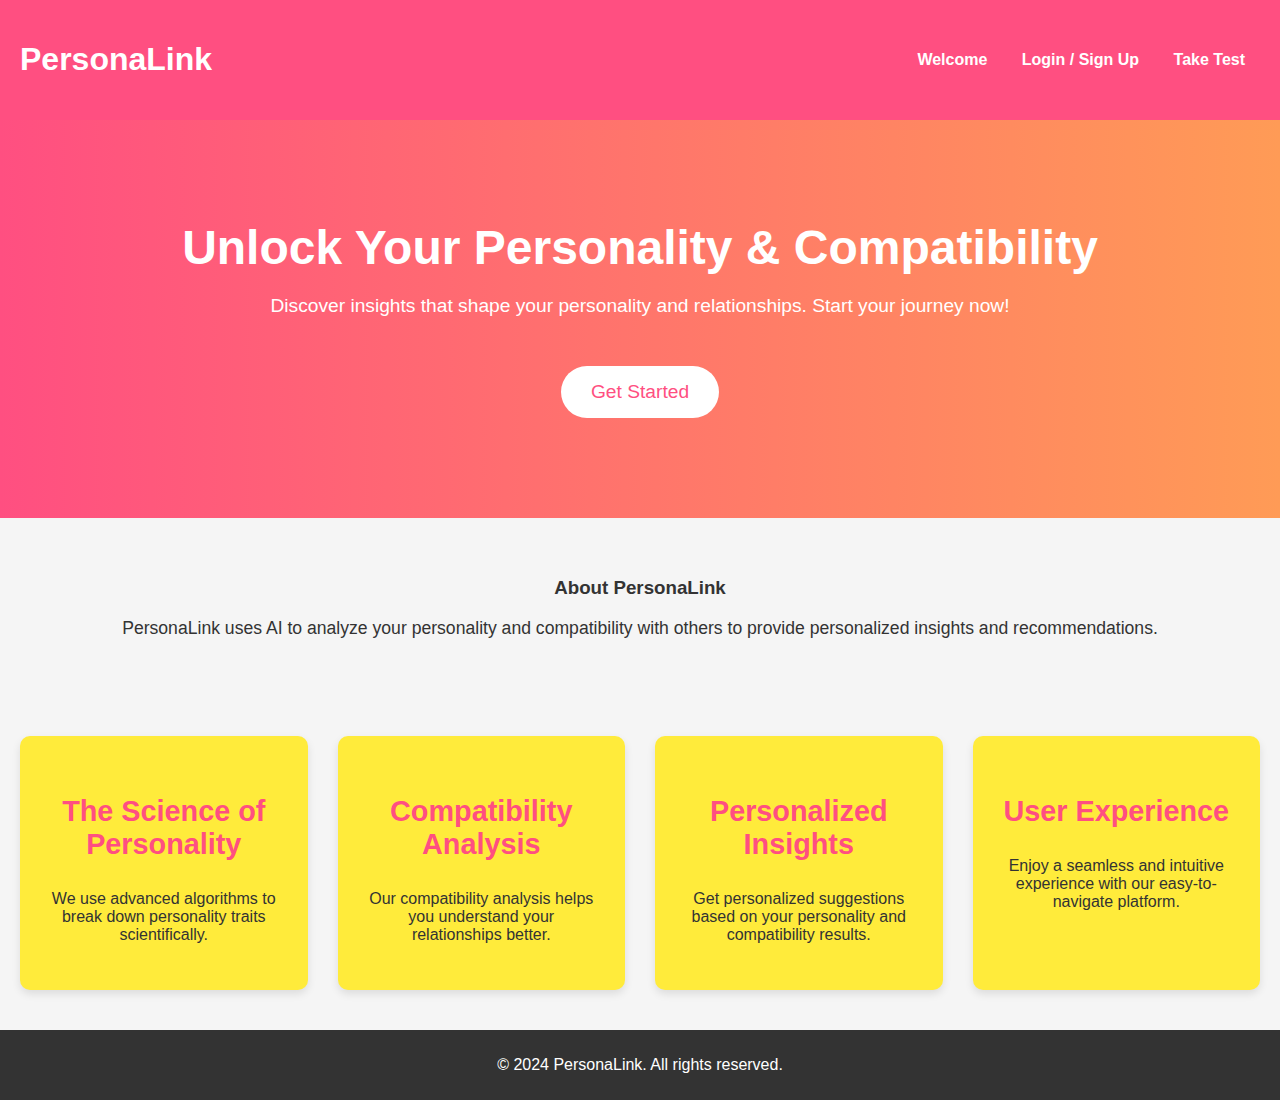
<file: index.html>
<!DOCTYPE html>
<html lang="en">
<head>
    <meta charset="UTF-8">
    <meta name="viewport" content="width=device-width, initial-scale=1.0">
    <title>PersonaLink - Compatibility and Personality Analyzer</title>
    <link rel="stylesheet" href="home.css">
</head>
<body>
    <header>
        <div class="nav">
            <h1>PersonaLink</h1>
            <nav>
                <a href="welcome.html">Welcome</a>
                <a href="login_signup.html">Login / Sign Up</a>
                <a href="test_page.html">Take Test</a>
            </nav>
        </div>
    </header>

    <section class="hero">
        <h2>Unlock Your Personality & Compatibility</h2>
        <p>Discover insights that shape your personality and relationships. Start your journey now!</p>
        <a href="login_signup.html" class="btn">Get Started</a>
    </section>

    <section class="about">
        <h3>About PersonaLink</h3>
        <p>PersonaLink uses AI to analyze your personality and compatibility with others to provide personalized insights and recommendations.</p>
    </section>

    <section class="topics">
        <div class="topic">
            <h3>The Science of Personality</h3>
            <p>We use advanced algorithms to break down personality traits scientifically.</p>
        </div>
        <div class="topic">
            <h3>Compatibility Analysis</h3>
            <p>Our compatibility analysis helps you understand your relationships better.</p>
        </div>
        <div class="topic">
            <h3>Personalized Insights</h3>
            <p>Get personalized suggestions based on your personality and compatibility results.</p>
        </div>
        <div class="topic">
            <h3>User Experience</h3>
            <p>Enjoy a seamless and intuitive experience with our easy-to-navigate platform.</p>
        </div>
    </section>

    <footer>
        <p>&copy; 2024 PersonaLink. All rights reserved.</p>
    </footer>
</body>
</html>
</file>
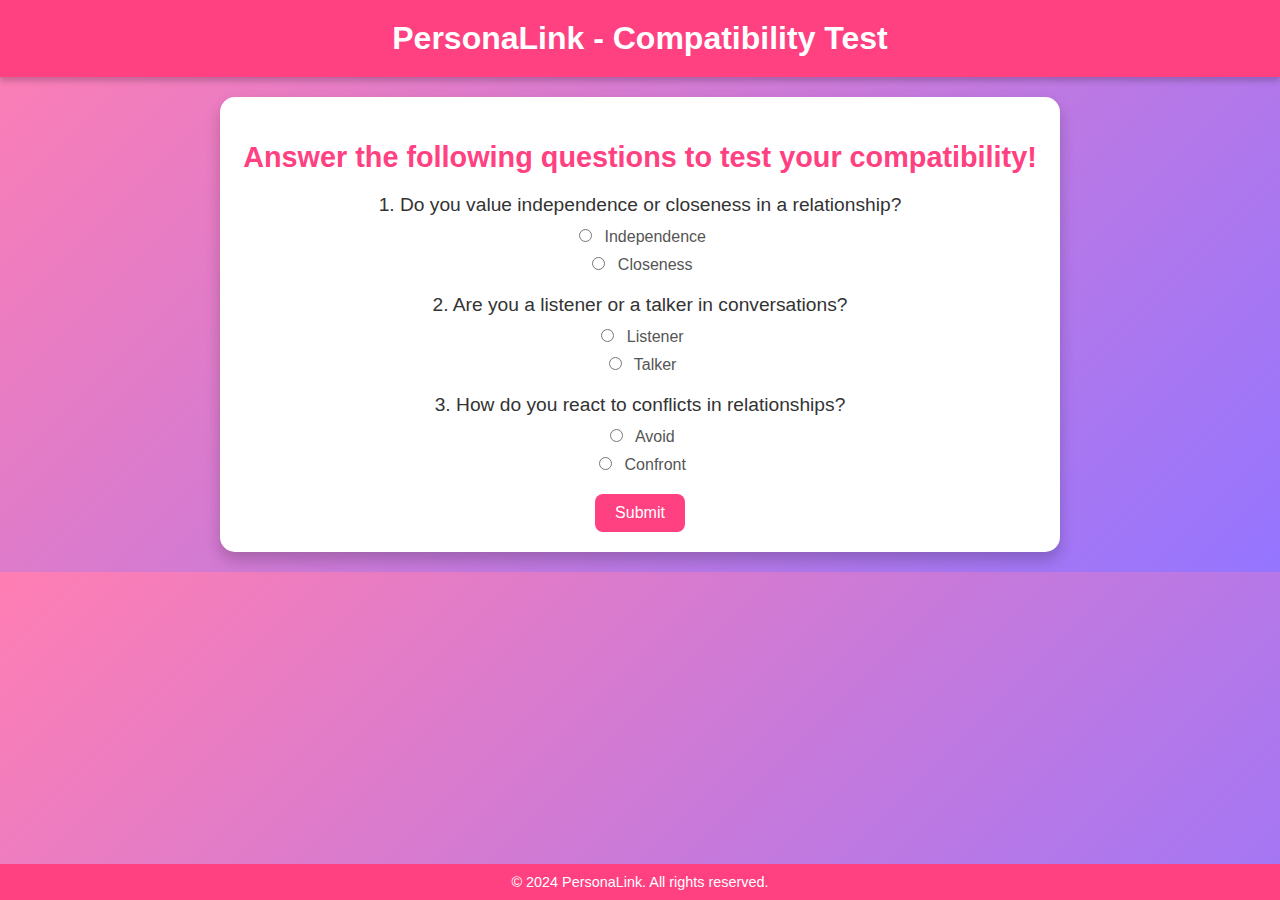
<file: compatibility_test.html>
<!DOCTYPE html>
<html lang="en">
<head>
    <meta charset="UTF-8">
    <meta name="viewport" content="width=device-width, initial-scale=1.0">
    <title>Compatibility Test - PersonaLink</title>
    <link rel="stylesheet" href="test.css">
</head>
<body>
    <header>
        <h1>PersonaLink - Compatibility Test</h1>
    </header>

    <section class="test-section">
        <h2>Answer the following questions to test your compatibility!</h2>
        <form id="compatibility-form">
            <div class="question">
                <p>1. Do you value independence or closeness in a relationship?</p>
                <label><input type="radio" name="q1" value="independence"> Independence</label>
                <label><input type="radio" name="q1" value="closeness"> Closeness</label>
            </div>
            <div class="question">
                <p>2. Are you a listener or a talker in conversations?</p>
                <label><input type="radio" name="q2" value="listener"> Listener</label>
                <label><input type="radio" name="q2" value="talker"> Talker</label>
            </div>
            <div class="question">
                <p>3. How do you react to conflicts in relationships?</p>
                <label><input type="radio" name="q3" value="avoid"> Avoid</label>
                <label><input type="radio" name="q3" value="confront"> Confront</label>
            </div>
            <button type="submit" class="btn">Submit</button>
        </form>
    </section>

    <footer>
        <p>&copy; 2024 PersonaLink. All rights reserved.</p>
    </footer>

    <script src="test.js"></script>
</body>
</html>
</file>
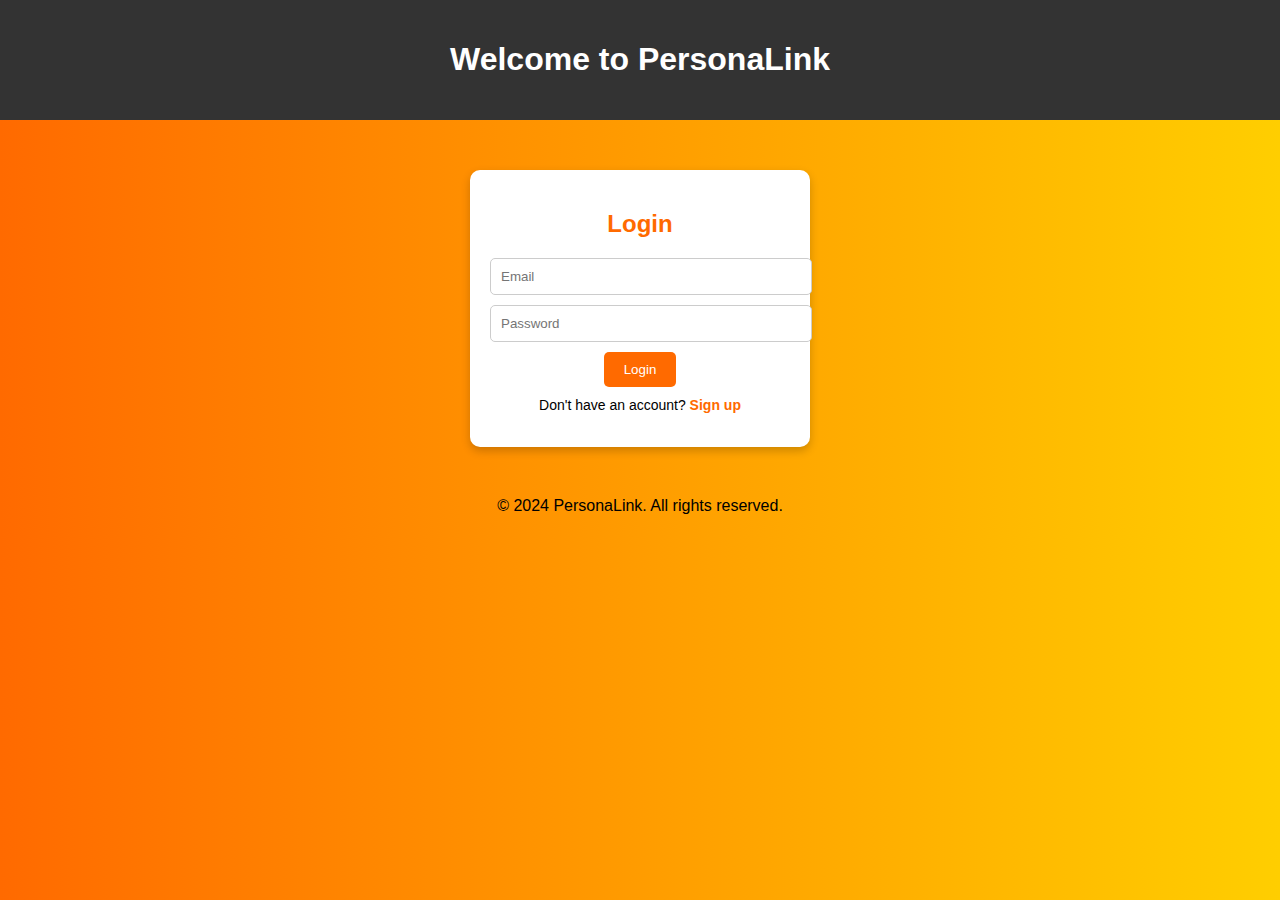
<file: login_signup.html>
<!DOCTYPE html>
<html lang="en">
<head>
    <meta charset="UTF-8">
    <meta name="viewport" content="width=device-width, initial-scale=1.0">
    <title>Login/Sign Up - PersonaLink</title>
    <link rel="stylesheet" href="styles_login_signup.css">
</head>
<body>
    <header>
        <h1>Welcome to PersonaLink</h1>
    </header>
    <section class="form-container">
        <form id="login-form">
            <h2 id="form-title">Login</h2>
            <input type="email" id="email" placeholder="Email" required>
            <input type="password" id="password" placeholder="Password" required>
            <button type="submit" id="login-btn">Login</button>
            <p id="toggle-text">Don't have an account? <span id="toggle-form">Sign up</span></p>
        </form>
    </section>
    <footer>
        <p>&copy; 2024 PersonaLink. All rights reserved.</p>
    </footer>
    <script src="login_signup.js"></script>
</body>
</html>
</file>
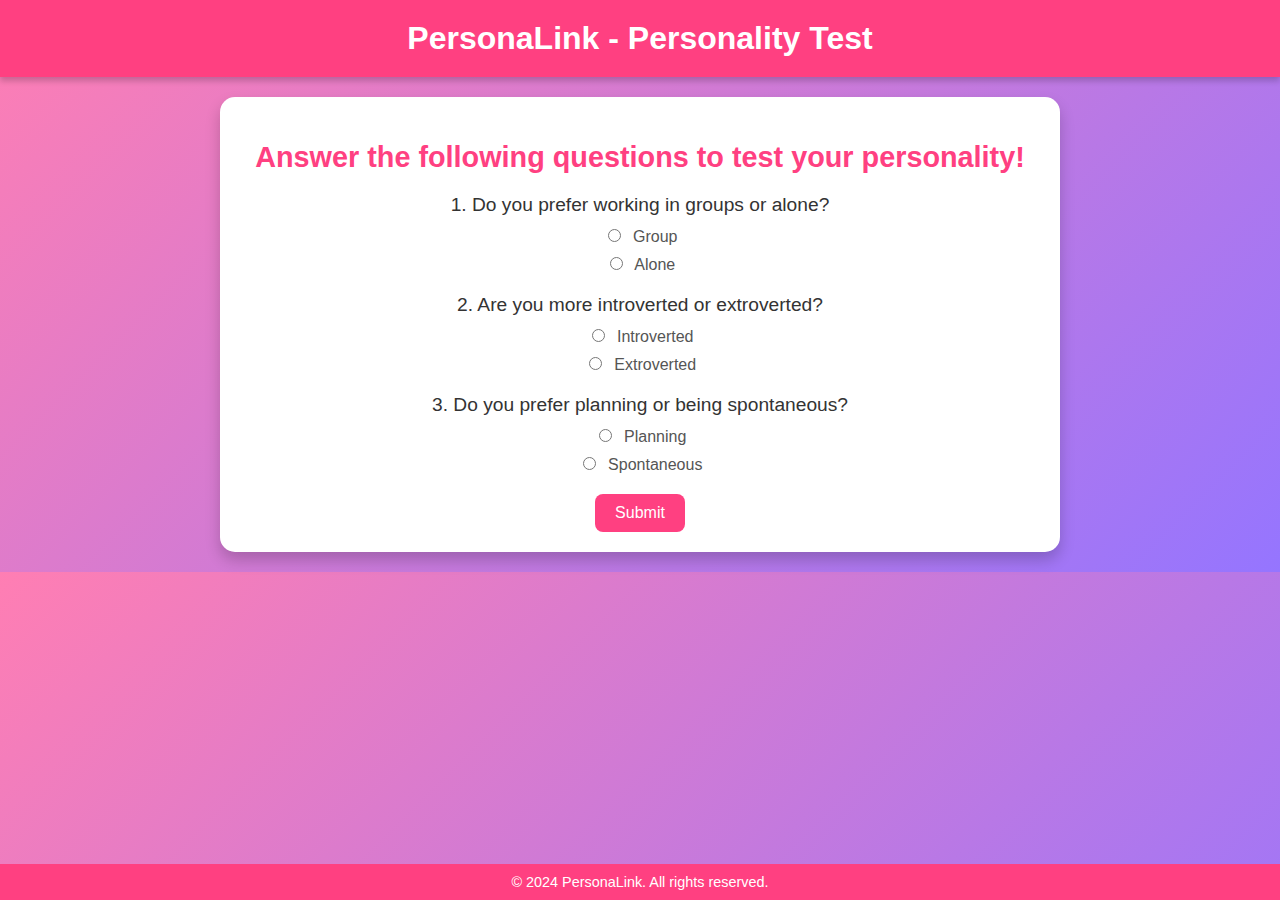
<file: personality_test.html>
<!DOCTYPE html>
<html lang="en">
<head>
    <meta charset="UTF-8">
    <meta name="viewport" content="width=device-width, initial-scale=1.0">
    <title>Personality Test - PersonaLink</title>
    <link rel="stylesheet" href="test.css">
</head>
<body>
    <header>
        <h1>PersonaLink - Personality Test</h1>
    </header>

    <section class="test-section">
        <h2>Answer the following questions to test your personality!</h2>
        <form id="personality-form">
            <div class="question">
                <p>1. Do you prefer working in groups or alone?</p>
                <label><input type="radio" name="q1" value="group"> Group</label>
                <label><input type="radio" name="q1" value="alone"> Alone</label>
            </div>
            <div class="question">
                <p>2. Are you more introverted or extroverted?</p>
                <label><input type="radio" name="q2" value="introverted"> Introverted</label>
                <label><input type="radio" name="q2" value="extroverted"> Extroverted</label>
            </div>
            <div class="question">
                <p>3. Do you prefer planning or being spontaneous?</p>
                <label><input type="radio" name="q3" value="planning"> Planning</label>
                <label><input type="radio" name="q3" value="spontaneous"> Spontaneous</label>
            </div>
            <button type="submit" class="btn">Submit</button>
        </form>
    </section>

    <footer>
        <p>&copy; 2024 PersonaLink. All rights reserved.</p>
    </footer>

    <script src="test.js"></script>
</body>
</html>
</file>
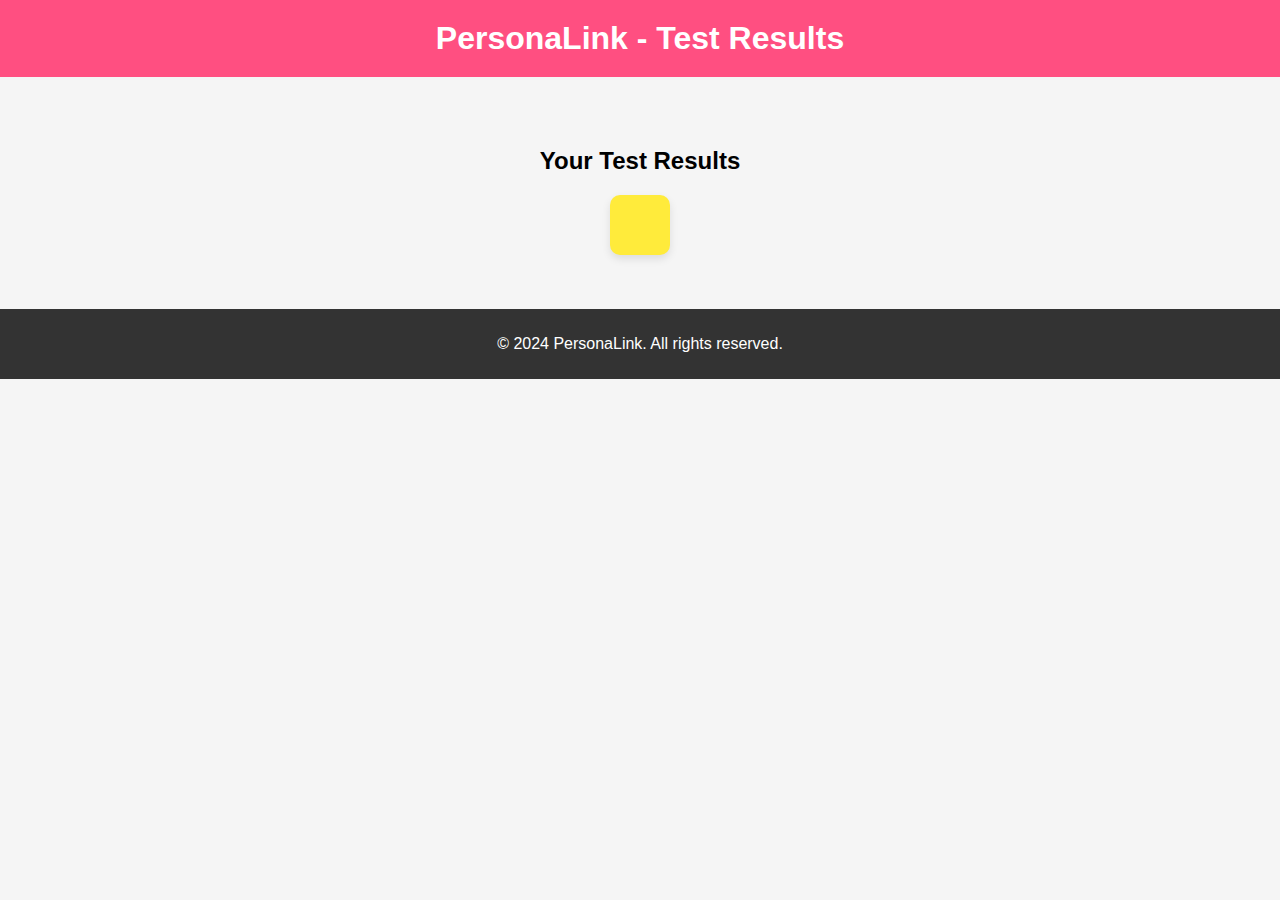
<file: result_page.html>
<!DOCTYPE html>
<html lang="en">
<head>
    <meta charset="UTF-8">
    <meta name="viewport" content="width=device-width, initial-scale=1.0">
    <title>Test Results - PersonaLink</title>
    <link rel="stylesheet" href="result_page.css">
</head>
<body>
    <header>
        <h1>PersonaLink - Test Results</h1>
    </header>

    <section class="results">
        <h2>Your Test Results</h2>
        <div id="result-container">
            <!-- Results will be inserted here via JavaScript -->
        </div>
    </section>

    <footer>
        <p>&copy; 2024 PersonaLink. All rights reserved.</p>
    </footer>

    <script src="result_page.js"></script>
</body>
</html>
</file>
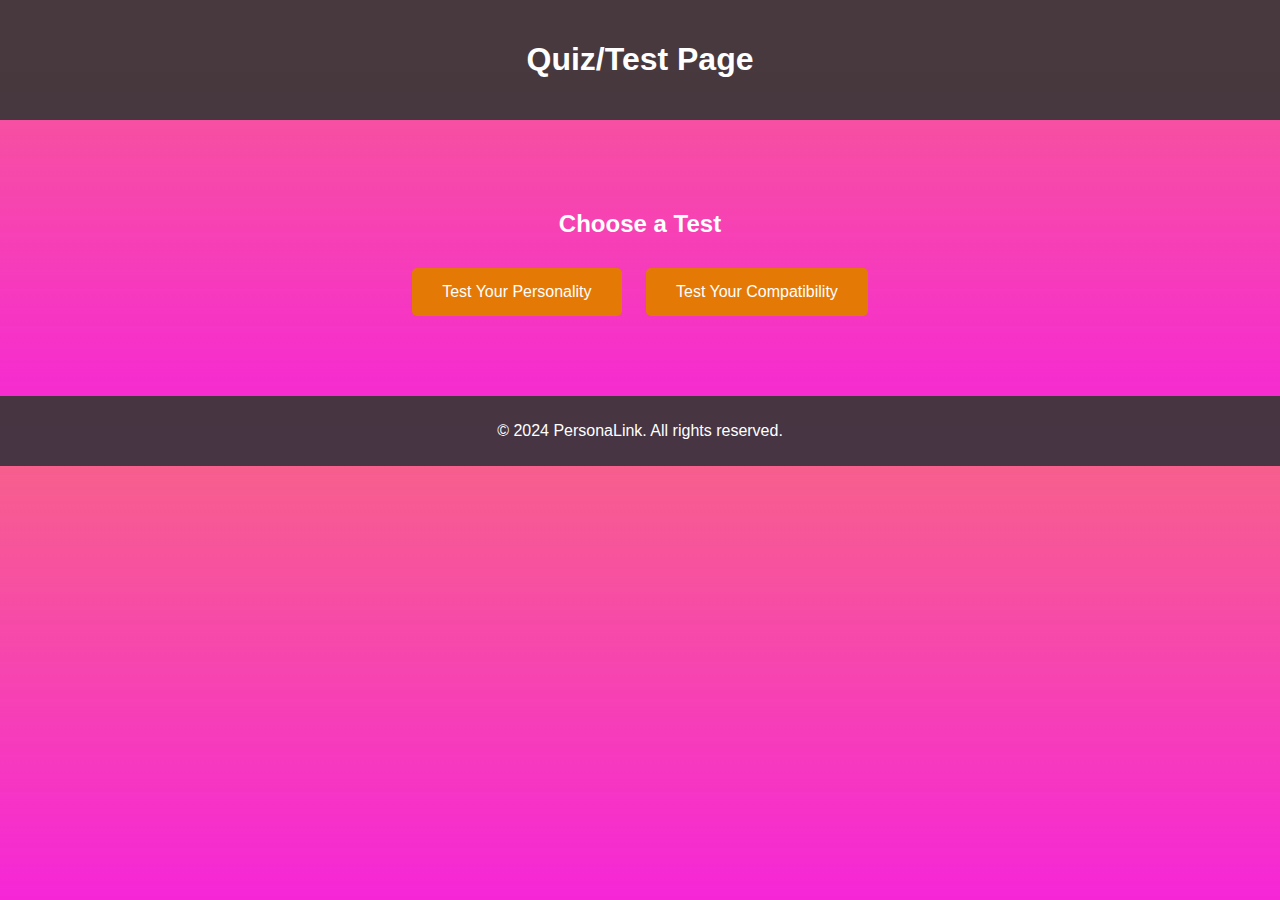
<file: test_page.html>
<!DOCTYPE html>
<html lang="en">
<head>
    <meta charset="UTF-8">
    <meta name="viewport" content="width=device-width, initial-scale=1.0">
    <title>Quiz/Test Page - PersonaLink</title>
    <link rel="stylesheet" href="styles_test_page.css">
</head>
<body>
    <header>
        <h1>Quiz/Test Page</h1>
    </header>
    <section class="options">
        <h2>Choose a Test</h2>
        <button onclick="location.href='personality_test.html'" class="btn">Test Your Personality</button>
        <button onclick="location.href='compatibility_test.html'" class="btn">Test Your Compatibility</button>
    </section>
    <footer>
        <p>&copy; 2024 PersonaLink. All rights reserved.</p>
    </footer>
</body>
</html>
</file>
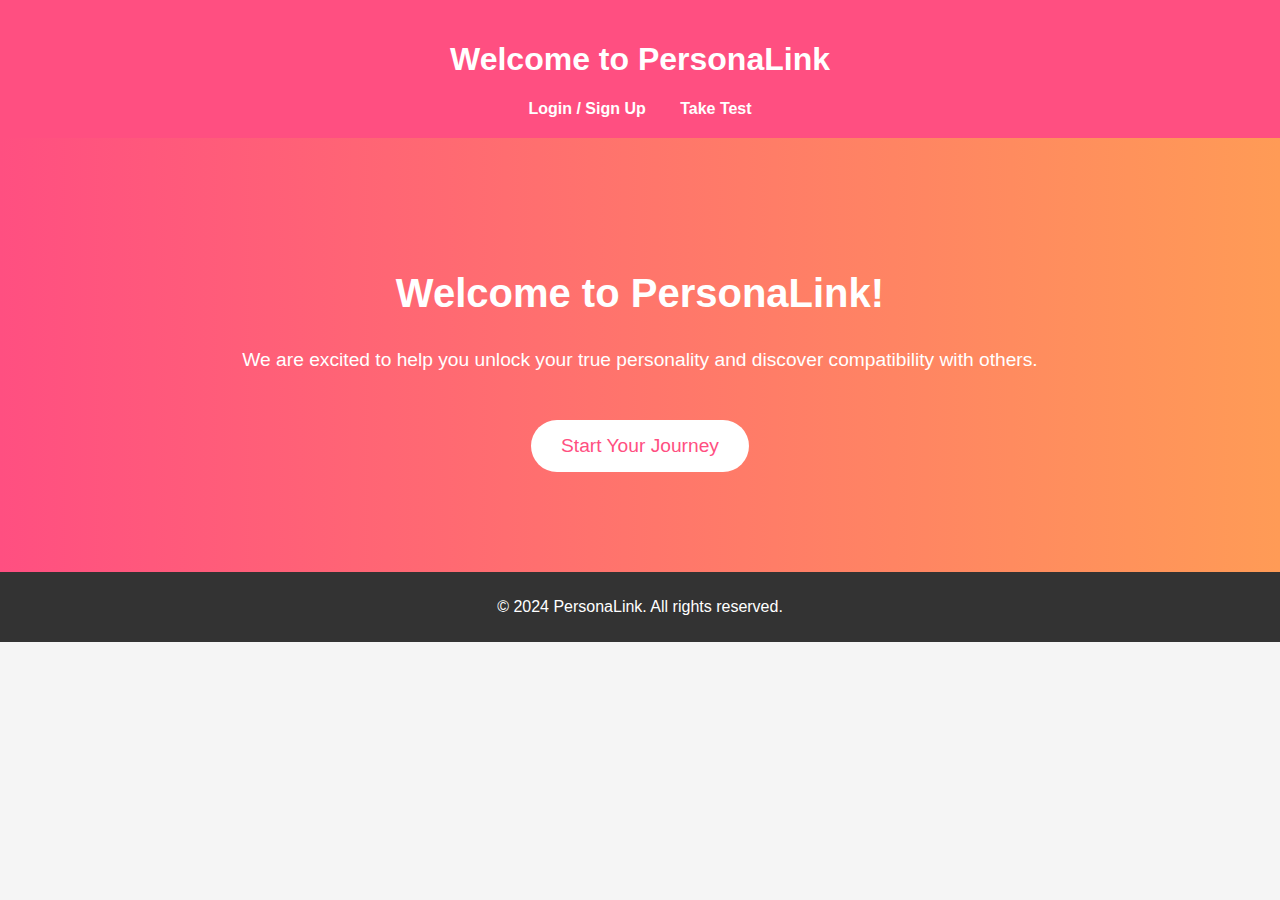
<file: welcome.html>
<!DOCTYPE html>
<html lang="en">
<head>
    <meta charset="UTF-8">
    <meta name="viewport" content="width=device-width, initial-scale=1.0">
    <title>Welcome - PersonaLink</title>
    <link rel="stylesheet" href="welcome.css">
</head>
<body>
    <header>
        <div class="nav">
            <h1>Welcome to PersonaLink</h1>
            <nav>
                <a href="login_signup.html">Login / Sign Up</a>
                <a href="test_page.html">Take Test</a>
            </nav>
        </div>
    </header>

    <section class="welcome-message">
        <h2>Welcome to PersonaLink!</h2>
        <p>We are excited to help you unlock your true personality and discover compatibility with others.</p>
        <a href="login_signup.html" class="btn">Start Your Journey</a>
    </section>

    <footer>
        <p>&copy; 2024 PersonaLink. All rights reserved.</p>
    </footer>
</body>
</html>
</file>
<file: home.css>
body {
    font-family: 'Arial', sans-serif;
    margin: 0;
    padding: 0;
    background-color: #f5f5f5;
    color: #333;
}

header {
    background-color: #ff4f81;
    padding: 20px;
    text-align: center;
}

header .nav {
    display: flex;
    justify-content: space-between;
    align-items: center;
}

header h1 {
    color: #fff;
}

header nav a {
    color: #fff;
    text-decoration: none;
    margin: 0 15px;
    font-weight: bold;
}

.hero {
    background: linear-gradient(to right, #ff4f81, #ff9b56);
    padding: 100px 20px;
    text-align: center;
    color: white;
}

.hero h2 {
    font-size: 3em;
    margin: 0;
}

.hero p {
    font-size: 1.2em;
    margin-top: 20px;
}

.btn {
    background-color: #fff;
    color: #ff4f81;
    padding: 15px 30px;
    font-size: 1.2em;
    text-decoration: none;
    border-radius: 50px;
    margin-top: 30px;
    display: inline-block;
}

.about, .topics {
    text-align: center;
    padding: 40px 20px;
}

.about p {
    font-size: 1.1em;
}

.topics {
    display: grid;
    grid-template-columns: 1fr 1fr 1fr 1fr;
    gap: 30px;
}

.topic {
    background-color: #ffeb3b;
    padding: 30px;
    border-radius: 10px;
    box-shadow: 0 4px 8px rgba(0, 0, 0, 0.1);
}

.topic h3 {
    font-size: 1.8em;
    color: #ff4f81;
}

footer {
    background-color: #333;
    color: white;
    padding: 10px 0;
    text-align: center;
}
</file>
<file: test.css>
/* General Body Styling */
body {
    font-family: 'Arial', sans-serif;
    background: linear-gradient(135deg, #ff7eb3, #9575ff);
    margin: 0;
    padding: 0;
    color: #ffffff;
    text-align: center;
}

/* Header Styling */
header {
    background: #ff4081;
    padding: 20px 0;
    box-shadow: 0px 4px 6px rgba(0, 0, 0, 0.2);
}

header h1 {
    margin: 0;
    font-size: 2rem;
    color: #ffffff;
}

/* Section Styling */
.test-section {
    margin: 20px auto;
    padding: 20px;
    max-width: 800px;
    background: #ffffff;
    border-radius: 15px;
    box-shadow: 0 8px 15px rgba(0, 0, 0, 0.2);
    color: #333333;
}

.test-section h2 {
    margin-bottom: 20px;
    font-size: 1.8rem;
    color: #ff4081;
}

/* Question Block Styling */
.question {
    margin-bottom: 20px;
}

.question p {
    font-size: 1.2rem;
    margin-bottom: 10px;
}

.question label {
    display: block;
    font-size: 1rem;
    margin: 8px 0;
    color: #555555;
    cursor: pointer;
}

/* Input Styling */
input[type="radio"] {
    margin-right: 8px;
}

/* Button Styling */
.btn {
    display: inline-block;
    background: #ff4081;
    color: #ffffff;
    border: none;
    border-radius: 8px;
    padding: 10px 20px;
    font-size: 1rem;
    cursor: pointer;
    transition: background 0.3s ease;
}

.btn:hover {
    background: #ff1744;
    box-shadow: 0 4px 8px rgba(0, 0, 0, 0.2);
}

/* Footer Styling */
footer {
    background: #ff4081;
    color: #ffffff;
    padding: 10px 0;
    position: fixed;
    bottom: 0;
    width: 100%;
    font-size: 0.9rem;
}

footer p {
    margin: 0;
}
</file>
<file: styles_login_signup.css>
body {
    font-family: 'Arial', sans-serif;
    background: linear-gradient(to right, #ff6a00, #ffce00);
    margin: 0;
    text-align: center;
    padding: 0;
}

header {
    padding: 20px;
    background: #333;
    color: white;
}

.form-container {
    margin: 50px auto;
    background: white;
    border-radius: 10px;
    width: 300px;
    padding: 20px;
    box-shadow: 0 4px 10px rgba(0, 0, 0, 0.2);
}

form h2 {
    color: #ff6a00;
}

form input {
    display: block;
    width: 100%;
    margin: 10px 0;
    padding: 10px;
    border-radius: 5px;
    border: 1px solid #ccc;
}

form button {
    background: #ff6a00;
    color: white;
    border: none;
    padding: 10px 20px;
    border-radius: 5px;
    cursor: pointer;
}

form button:hover {
    background: #e55b00;
}

#toggle-text {
    font-size: 14px;
    margin-top: 10px;
}

#toggle-form {
    color: #ff6a00;
    cursor: pointer;
    font-weight: bold;
}
</file>
<file: result_page.css>
body {
    font-family: 'Arial', sans-serif;
    background-color: #f5f5f5;
    margin: 0;
    padding: 0;
    text-align: center;
}

header {
    background-color: #ff4f81;
    color: white;
    padding: 20px;
}

header h1 {
    margin: 0;
}

.results {
    padding: 50px 20px;
}

#result-container {
    background-color: #ffeb3b;
    padding: 30px;
    border-radius: 10px;
    box-shadow: 0 4px 8px rgba(0, 0, 0, 0.1);
    display: inline-block;
}

footer {
    background-color: #333;
    color: white;
    padding: 10px 0;
    text-align: center;
}
</file>
<file: styles_test_page.css>
body {
    font-family: 'Arial', sans-serif;
    background: linear-gradient(to bottom, #f75f8d, #f50ad9e6);
    margin: 0;
    text-align: center;
    padding: 0;
}

header {
    padding: 20px;
    background: #3a3738ee;
    color: white;
}

.options {
    margin: 50px auto;
    padding: 20px;
    color: white;
}

.options button {
    background: #e47906;
    color: white;
    border: none;
    padding: 15px 30px;
    margin: 10px;
    border-radius: 5px;
    cursor: pointer;
    font-size: 16px;
}

.options button:hover {
    background: #e47906;
}

footer {
    padding: 10px;
    background: #3a3738ee;
    color: white;
}
</file>
<file: welcome.css>
body {
    font-family: 'Arial', sans-serif;
    margin: 0;
    padding: 0;
    background-color: #f5f5f5;
    color: #333;
}

header {
    background-color: #ff4f81;
    padding: 20px;
    text-align: center;
}

header h1 {
    color: #fff;
}

header nav a {
    color: #fff;
    text-decoration: none;
    margin: 0 15px;
    font-weight: bold;
}

.welcome-message {
    text-align: center;
    padding: 100px 20px;
    background: linear-gradient(to right, #ff4f81, #ff9b56);
    color: white;
}

.welcome-message h2 {
    font-size: 2.5em;
}

.welcome-message p {
    font-size: 1.2em;
    margin-top: 20px;
}

.btn {
    background-color: #fff;
    color: #ff4f81;
    padding: 15px 30px;
    font-size: 1.2em;
    text-decoration: none;
    border-radius: 50px;
    margin-top: 30px;
    display: inline-block;
}

footer {
    background-color: #333;
    color: white;
    padding: 10px 0;
    text-align: center;
}
</file>
